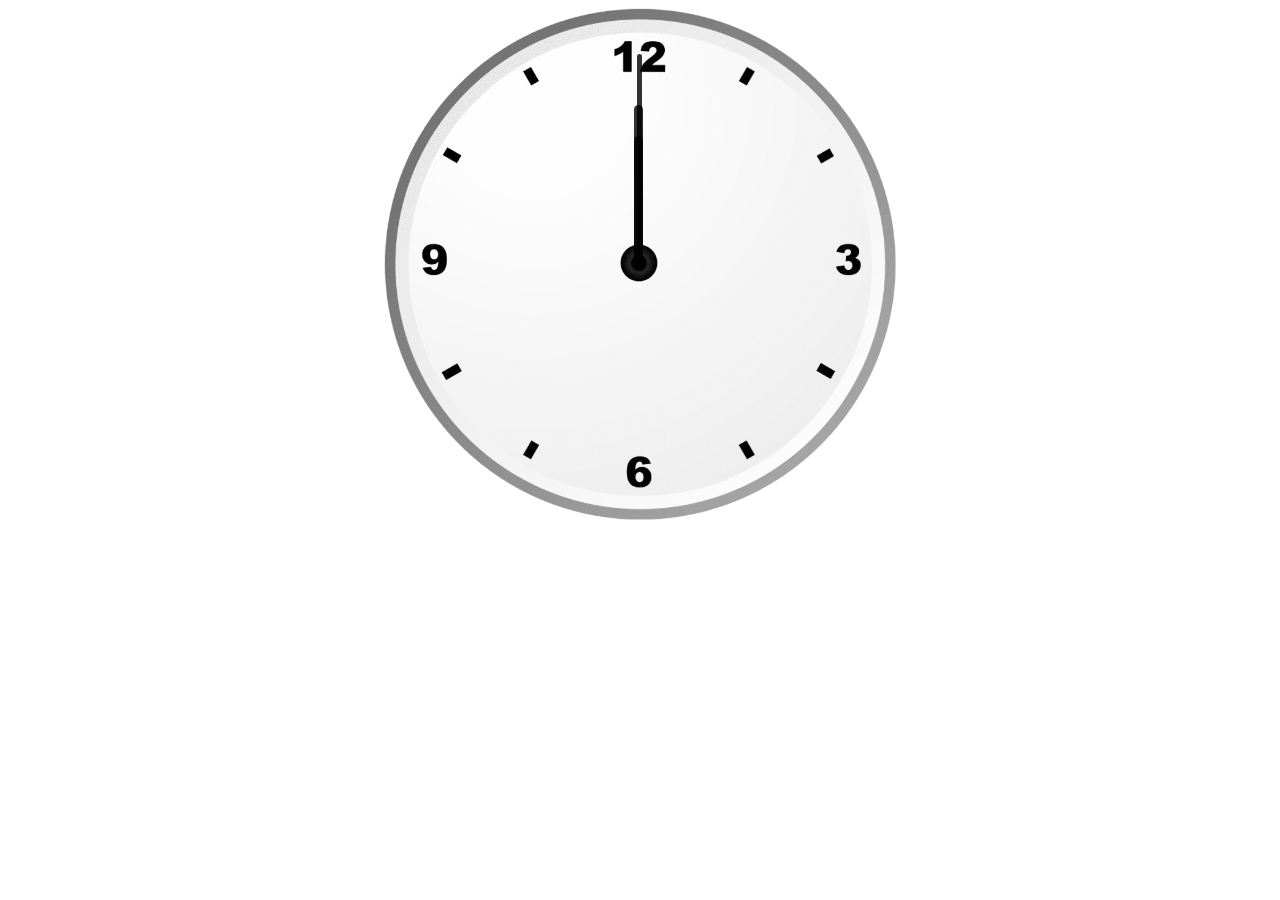
<file: Analog colck/index.html>
<!DOCTYPE html>
<html lang="en">
<head>
    <meta charset="UTF-8">
    <meta name="viewport" content="width=device-width, initial-scale=1.0">
    <title>Clock using pure js</title>
    <link rel="stylesheet" href="style.css">
</head>
<body>
    <div id="clockContainer">
        <div id="hour"></div>
        <div id="minute"></div>
        <div id="second"></div>
    </div>
    <script src="app.js"></script>
</body>
</html>
</file>
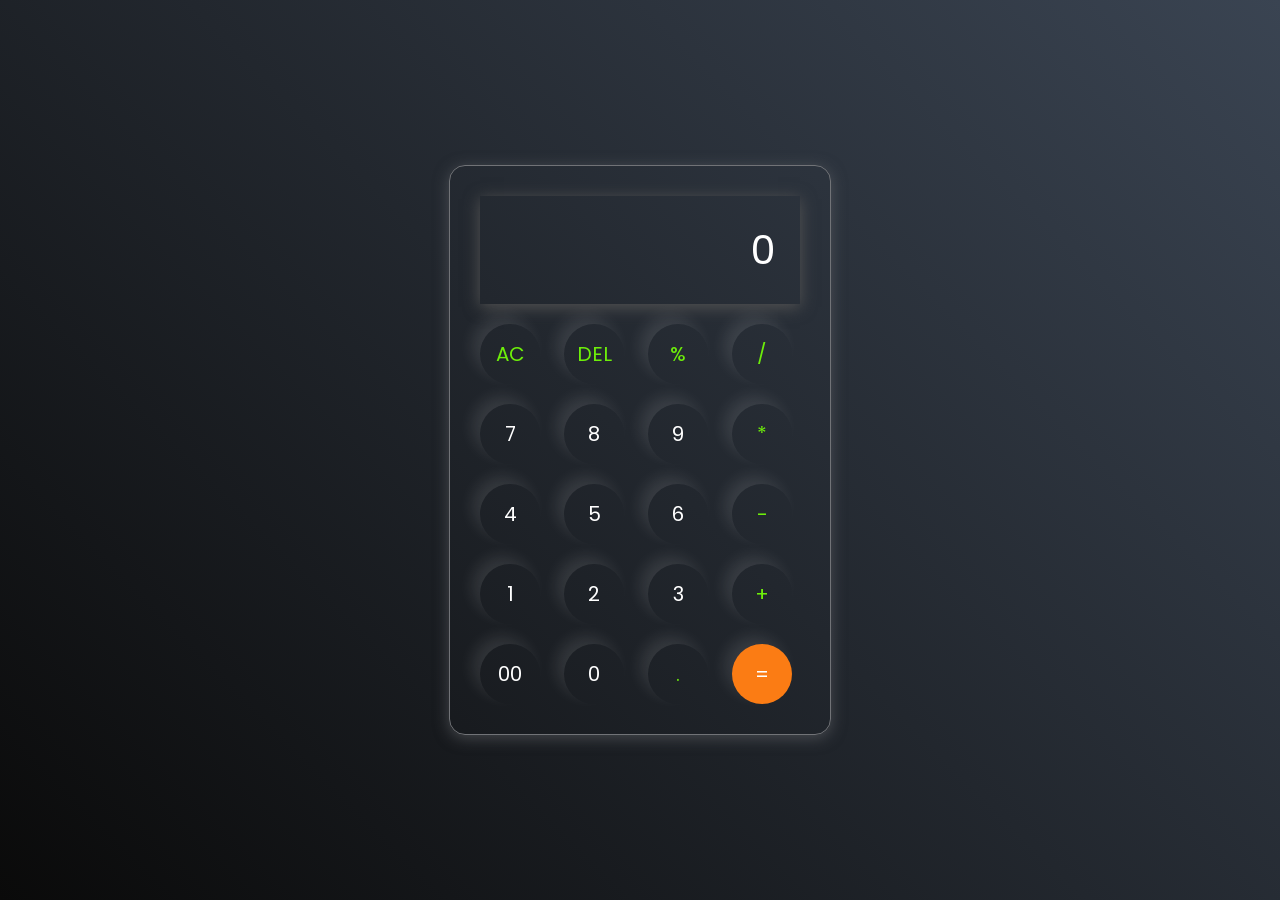
<file: claculator/index.html>
<!DOCTYPE html>
<html lang="en">
<head>
    <meta charset="UTF-8">
    <meta name="viewport" content="width=device-width, initial-scale=1.0">
    <title>calculator</title>
    <link rel="stylesheet" href="style.css">
</head>
<body>
    <div class="calculator">
        <input type="text" placeholder="0" id="inputBox">
        <div>
            <button class="operator">AC</button>
            <button class="operator">DEL</button>
            <button class="operator">%</button>
            <button class="operator">/</button>
        </div>
        <div>
            <button>7</button>
            <button>8</button>
            <button>9</button>
            <button class="operator">*</button>
        </div>
        <div>
            <button>4</button>
            <button>5</button>
            <button>6</button>
            <button class="operator">-</button>
        </div>
        <div>
            <button>1</button>
            <button>2</button>
            <button>3</button>
            <button class="operator">+</button>
        <div>
            <button>00</button>
            <button>0</button>
            <button class="operator">.</button>
            <button class="equalBtn">=</button>
        </div>
    </div>
    <script src="app.js"></script>
</body>
</html>
</file>
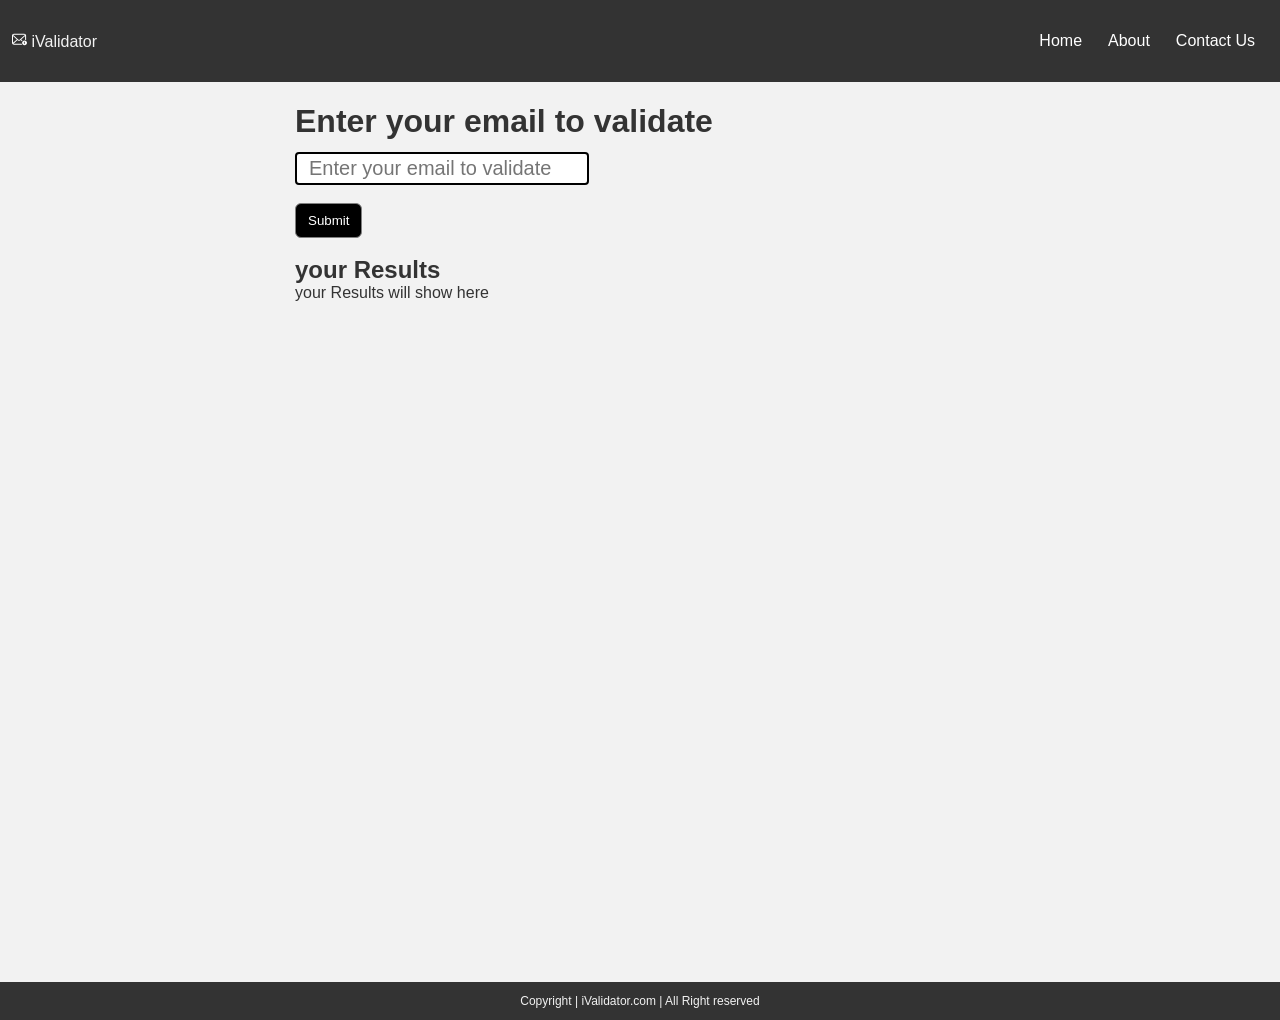
<file: Email validator/index.html>
<!DOCTYPE html>
<html lang="en">
<head>
    <meta charset="UTF-8">
    <meta name="viewport" content="width=device-width, initial-scale=1.0">
    <title>Document</title>
    <link rel="stylesheet" href="css/style.css">

</head>
<body>
    <!-- header -->
    <header>
        <nav>
            <div class="logo">
                <img src="img/email.svg" alt="email svg">
                <span>iValidator</span>
            </div>
           <ul>
            <li><a href="/">Home</a></li>
            <li><a href="/">About</a></li>
            <li><a href="/">Contact Us</a></li>
           </ul>
        </nav>
    </header>
    <!-- main -->
    <main>
       <div class="container">
        <h1>Enter your email to validate</h1>
        <form action="/submit" method="post">
    <!-- Text input for username -->
   
    <input placeholder="Enter your email to validate"  type="text" id="username" name="username" required>
    <br><br>

    

    <!-- Submit button -->
    <input id="submitBtn"  class="btn" type="submit" value="Submit">
</form>
       </div>
     <!-- Results -->
       <div class="container">
        <h2>your Results</h2>
        <div  id="resultcont">
            your Results will show here
           
        </div>
       </div>
    </main>
    <footer>
        Copyright | iValidator.com | All Right reserved
    </footer>

    <script src="js\js\index.js"></script>
</body>
</html>
</file>
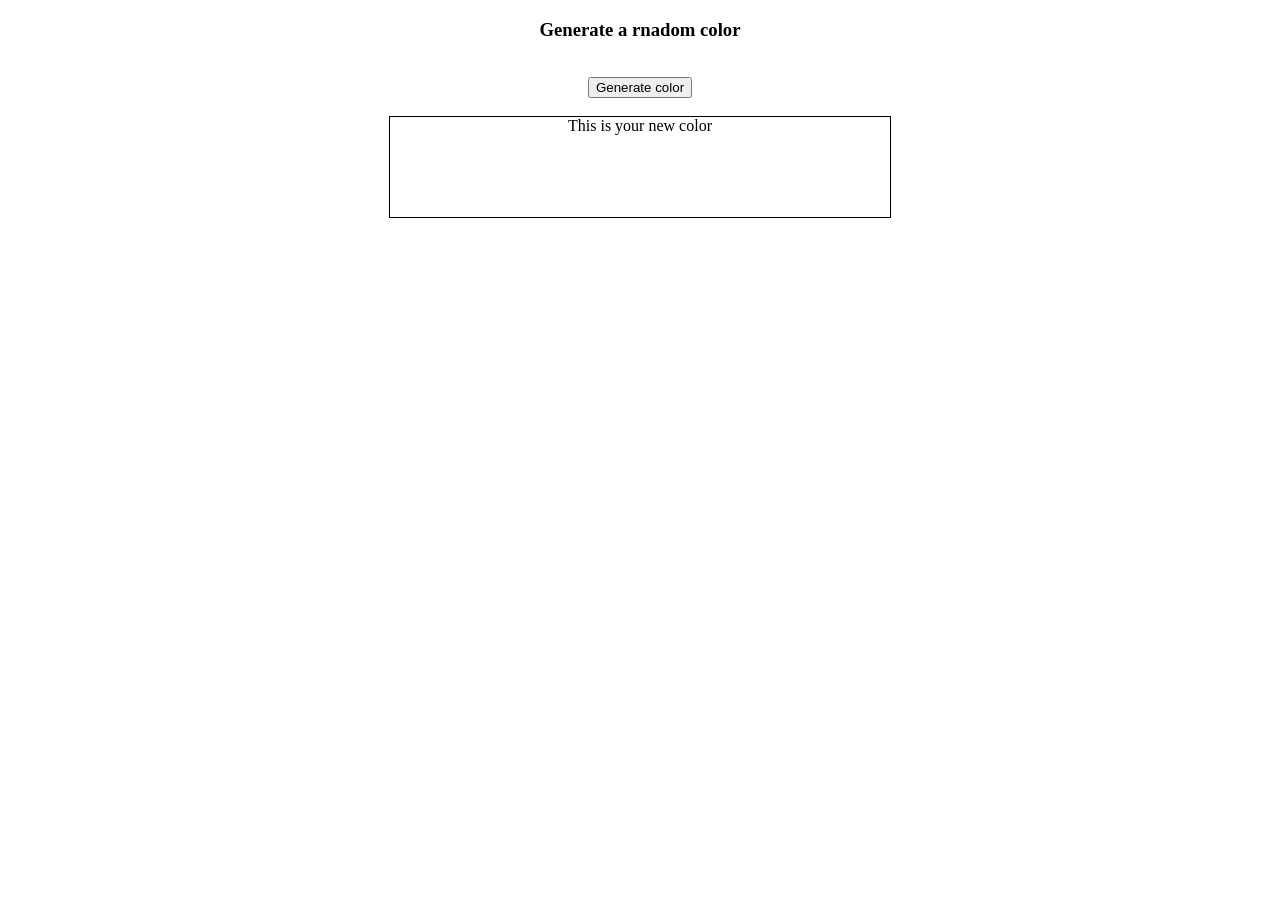
<file: random color generator/index.html>
<!DOCTYPE html>
<html lang="en">
<head>
    <meta charset="UTF-8">
    <meta name="viewport" content="width=device-width, initial-scale=1.0">
    <title>Document</title>
    <link rel="stylesheet" href="style.css">
</head>
<body>
    <h3>Generate a rnadom color</h3>
    <br>
    <button>Generate color</button>
    <br>
    <br>
    <div>This is your new color</div>
    <script src="app.js"></script>
</body>
</html>
</file>
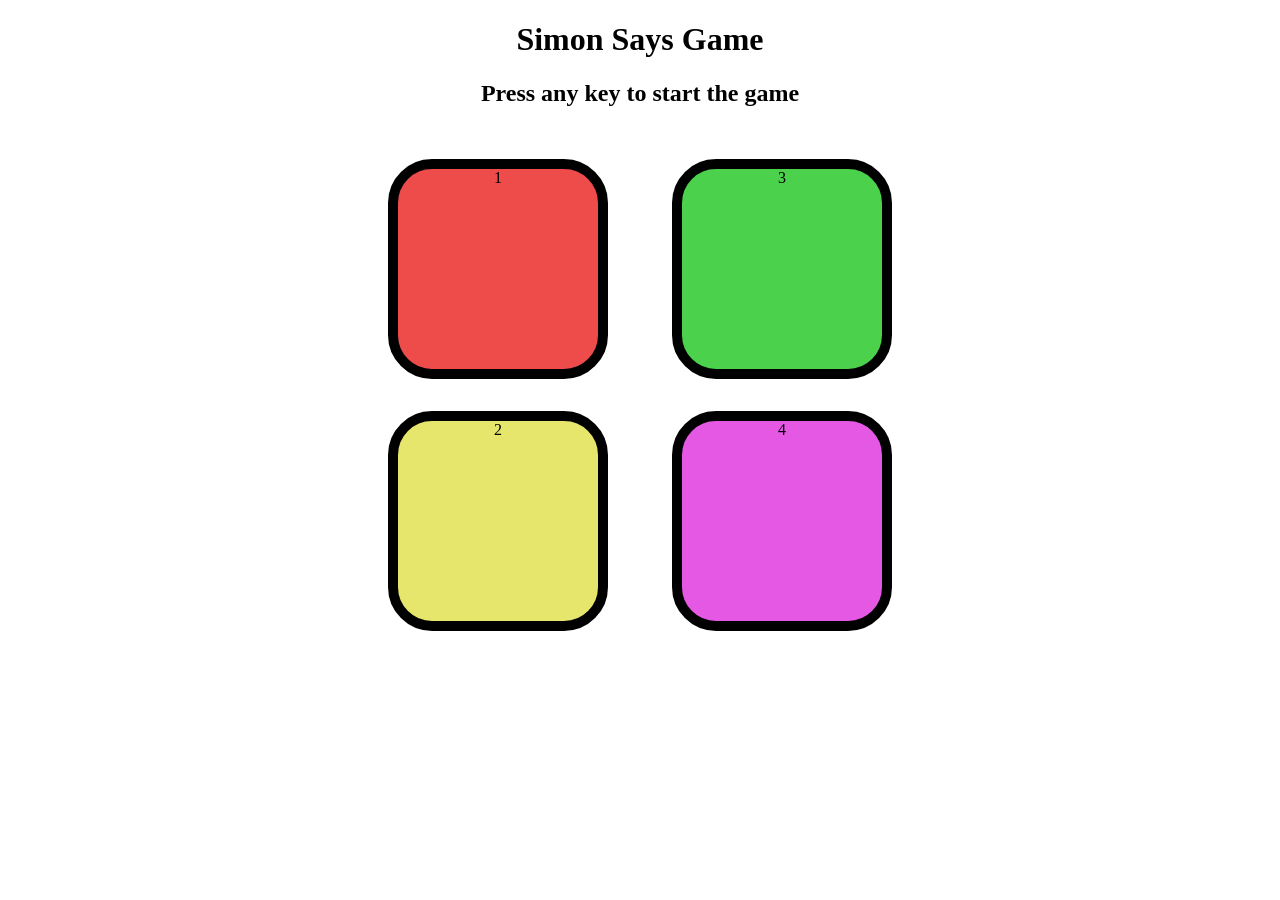
<file: Simon Says Game/index.html>
<!DOCTYPE html>
<html lang="en">
<head>
    <meta charset="UTF-8">
    <meta name="viewport" content="width=device-width, initial-scale=1.0">
    <title>Simon Says Game</title>
    <link rel="stylesheet" href="style.css">
</head>
<body>
    <h1>Simon Says Game</h1>
    <h2>Press any key  to start the game</h2>

    <div class="btn-containor">
        <div class="line-one">
            <div class="btn red" type="button" id="red">1</div>
            <div class="btn yellow" type="button" id="yellow">2</div>
        </div>
        <div class="line-one">
            <div class="btn green" type="button" id="green">3</div>
            <div class="btn purple" type="button" id="purple">4</div>
        </div>
        
       
    </div>

    <script src="app.js"></script>
</body>
</html>
</file>
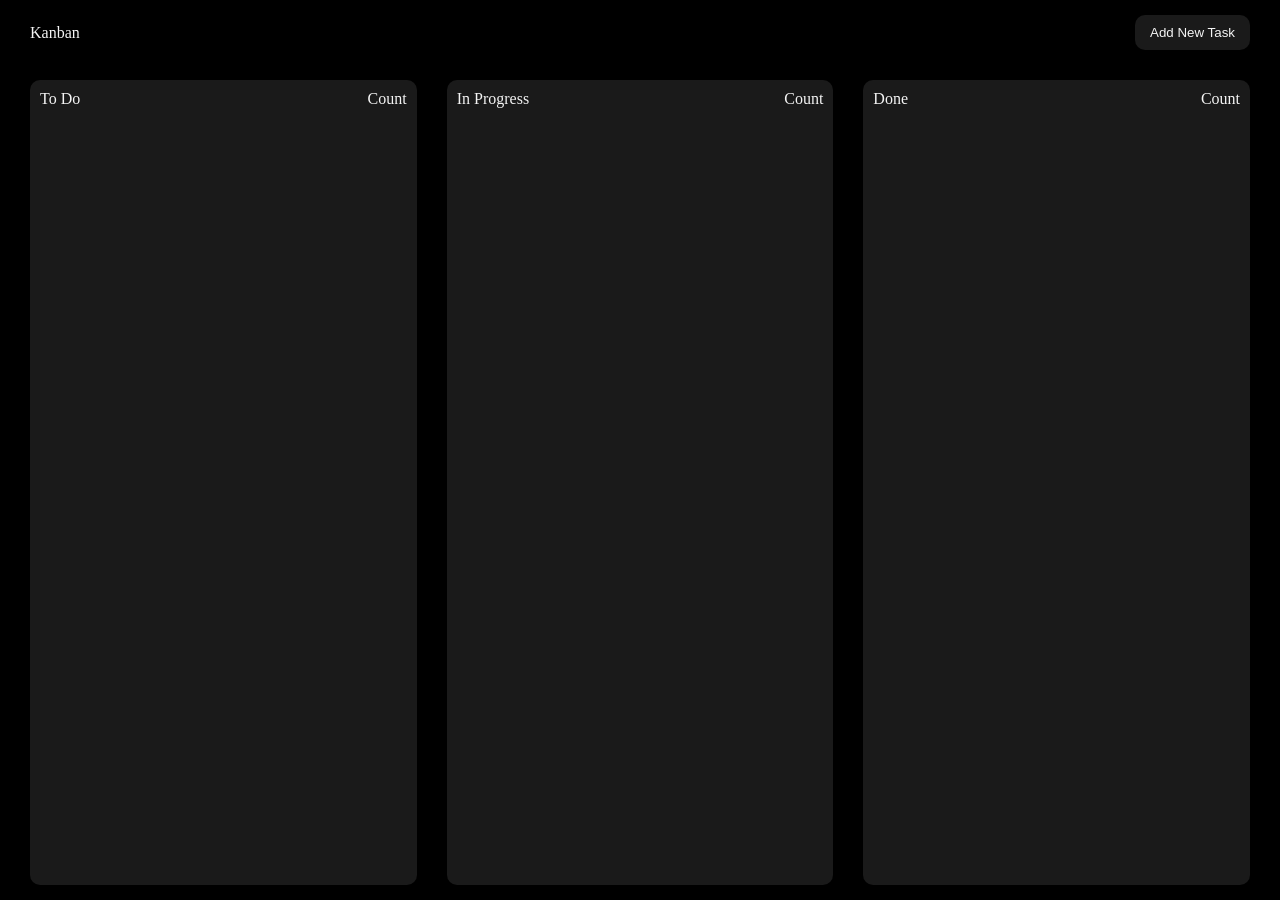
<file: To Do List/index.html>
<!DOCTYPE html>
<html lang="en">
<head>
    <meta charset="UTF-8">
    <meta name="viewport" content="width=device-width, initial-scale=1.0">
    <title>To Do List</title>
    <link rel="stylesheet" href="style.css">
</head>
<body>
    <main>
        <nav>
            <div class="left">Kanban</div>
            <div class="right"><button id="toggle-modal">Add New Task</button></div>
        </nav>
        <section class="board">
            <div id="todo" class="task-column">
                <div class="heading">
                    <div class="left">To Do</div>
                    <div class="right">Count</div>
                </div>
            </div>
            <div id="progress" class="task-column">
                <div class="heading">
                    <div class="left">In Progress</div>
                    <div class="right">Count</div>
                </div>
            </div>
            <div id="done" class="task-column">
                 <div class="heading">
                    <div class="left">Done</div>
                    <div class="right">Count</div>
                 </div>
            </div>
        </section>
    </main>

    <div class="modal add-new-task">
        <div class="bg"></div>
        <div class="center">
        <input type="text" placeholder="Task Title" id="task-title-input">
        <textarea id="task-desc-input" placeholder="Task Description"></textarea>
        <button id="add-new-task" class="add-task-btn">Add Task</button>
        </div>
    </div>
    <script src="script.js"></script>
</body>
</html>
</file>
<file: Analog colck/style.css>
#clockContainer {
    position: relative;
    margin: auto;
    /* border: 2px solid black; */
    height: 40vw;
    width: 40vw;
    background: url(clock.png) no-repeat;
    background-size: 100%;
}

#hour, #minute, #second {
    position: absolute;
    background: black;
    border-radius: 10px;
    transform-origin: bottom;
}

#hour{
    width: 1.8%;
    height: 25%;
    top: 25%;
    left: 48.85%;
    opacity: 0.8;
}
#minute{
    width: 1.6%;
    height: 30%;
    top: 19%;
    left: 48.9%;
    opacity: 0.8;
}
#second{
    width: 1%;
    height: 40%;
    top: 9%;
    left: 49.35%;
    opacity: 0.8;
}
</file>
<file: claculator/style.css>
@import url('https://fonts.googleapis.com/css2?family=Montserrat:ital,wght@0,100..900;1,100..900&family=Poppins:ital,wght@0,100;0,200;0,300;0,400;0,500;0,600;0,700;0,800;0,900;1,100;1,200;1,300;1,400;1,500;1,600;1,700;1,800;1,900&display=swap');

* {
    margin: 0;
    padding: 0;
    box-sizing: border-box;
    font-family: "Poppins", sans-serif;
}

body {
    width: 100%;
    height: 100vh;
    display: flex;
    justify-content: center;
    align-items: center;
    background: linear-gradient(45deg, #0a0a0a, #3a4452);
}

.calculator {
    border: 1px solid #717377;
    padding: 20px;
    border-radius: 16px;
    background: transparent;
    box-shadow: 0px 3px 15px rgba(113, 115, 119, 0.5);

}

input {
    width: 320px;
    border: none;
    padding: 24px;
    margin: 10px;
    background: transparent; 
    box-shadow: 0px 3px 15px rgba(84, 84, 84, 01); 
    font-size: 40px;
    text-align: right;
    cursor: pointer;
    color: #ffffff;
}

input::placeholder {
    color: #ffffff;
}

button {
    border: none;
    width: 60px;
    height: 60px;
    margin: 10px;
    border-radius: 50%;
    background: none;
    color: #ffffff;
    font-size: 20px;
    box-shadow: -8px -8px 15px rgb(255, 255, 255, 0.1);
    cursor: pointer;
}

.equalBtn {
    background-color: #fb7c14;
}

.operator {
    color: #6dee0a;
}
</file>
<file: Email validator/css/style.css>
* {
  margin: 0;
  padding: 0;
  box-sizing: border-box;
}

body {
  font-family: 'Poppins', sans-serif;
  background: #f2f2f2;
  COLOR: #333;
}

nav {
    display: flex;
    align-items: center;
    justify-content: space-between;
    background-color: #333;
    color: #f2f2f2;
    padding: 19px 12px;
}

ul {
    display: flex;
}

ul li {
   list-style: none;
   padding: 13px;
}

ul li a {
    color: white;
    text-decoration: none;
}

ul>li>a:hover {
    color: rgb(205, 201, 201);
}

main {
    min-height: 100vh;
   
}

.logo img{
       width: 15px;
       filter: invert(1);
    }

.container {
    max-width: 80vh;
    margin: auto;
    padding: 9px 15px;
}

.container h1{
    padding: 12px 0;
}

input[type='text']{
    min-width: 23vw;
    padding: 3px 12px;
    border: 2px solid black;
    border-radius: 4px;
    font-size: 20px;
}

.btn{
    background: black;
    color: white;
    padding: 9px 12px;
    border: 1px solid grey;
    border-radius: 6px;
    cursor: pointer;
}

#resultcont div::first-letter{
    text-transform: uppercase;
}

footer {
    font-size: 12px;
    background-color: #333;
    color: #f2f2f2;
    display: flex;
    padding: 12px;
    justify-content: center;
    align-items: center;
}

@media only screen and(max-width: 600px){
   
    .container{
        font-size: 12px;
    }
    nav{
        flex-direction: column;
    }
    .logo span{
        padding: 6px 0;
        font-size: 12px;
    }
    .logo{
        padding: 6px 0;
    }
    .logo img{
       width: 15px;
       filter: invert(1);
    }
 }
</file>
<file: random color generator/style.css>
body {
    text-align: center;
}
div{
    height: 100px;
    width: 500px;
    border: 1px solid black;
    margin: auto;
}
</file>
<file: Simon Says Game/style.css>
body{
    text-align: center;
}

 .btn{
    height: 200px;
    width: 200px;
    border: 10px solid black;
    border-radius: 20%;
    margin: 2rem;
 }

 .btn-containor{
    display: flex;
    justify-content: center;
 }

 .red{
    background-color: rgb(238, 75, 75);
 }

 .yellow{
    background-color: rgb(230, 230, 108);
 }

 .purple{
    background-color: rgb(228, 88, 228);
 }

 .green{
    background-color: rgb(76, 209, 76);
 }

 .flash{
    background-color: white;
 }
 .userflash{
   background-color: pink;
 }
</file>
<file: To Do List/style.css>
* {
  margin: 0;
  padding: 0;
  box-sizing: border-box;
}
html,body {
  font-family: 'Poppins', snas-serif;
  height: 100%;
  width: 100%;
}

:root{
    --bg-color:#000000;
    --bg-button-color:#1a1a1a;
    --bg-task-color:#2a2a2a;
    --primary-text-color:#f4f4f4;
    --delete-color:#ff4d4d;

    /* padding variable */

    --nav-padding: 15px 30px;
    --section-padding: 15px 30px;
    --padding-s: 5px;
    --padding-m: 10px;
    --padding-l: 15px;
    --padding-xl: 20px;
    --padding-xxl: 30px;

    /* border radius variable*/
    --border-radius-s: 5px;
    --border-radius-m: 10px;
    --border-radius-l: 15px;
    --border-radius-xl: 20px;
    --border-radius-xxl: 30px;

}
body{
    background-color: var(--bg-color);
    color: var(--primary-text-color);
}
main{
    height: 100%;
    display: flex;
    flex-direction: column;
}
nav{
   padding: var(--nav-padding);
   display: flex;
   align-items: center;
   justify-content: space-between;
   position: sticky;
   top: 0;
   background-color: var(--bg-color);
}
nav button{
    background-color: var(--bg-button-color);
    border: none;
    outline: none;
    color: var(--primary-text-color);
    padding: var(--padding-m) var(--padding-l);
    cursor: pointer;
    border-radius: var(--padding-m);
}
section{
    padding: var(--section-padding);
    display: flex;
    flex-grow: 1;
    justify-content: space-between;
    gap: var(--padding-xxl);
}
section .task-column{
    background-color: var(--bg-button-color);
    flex-grow: 1;
    width: 100%;
    padding: var(--padding-m);
    display: flex;
    flex-direction: column;
    gap: var(--padding-m);
    border-radius: var(--border-radius-m);
    transition: all 0.7s cubic-bezier(0.19, 1, 0.22, 1);
}
section .task-column.hover-over{
    border: 2px dashed var(--primary-text-color);
    scale: 1.05;
}
section .task-column .heading{
    width: 100%;
    display: flex;
    justify-content: space-between;
    align-items: center;
}
section .task-column .task {
    background-color: var(--bg-task-color);
    padding: var(--padding-m);
    border-radius: var(--border-radius-m);
    display: flex;
    flex-direction: column;
    gap: var(--padding-s);
    cursor: grab;
}
section .task-column .task button{
    align-self: self-end;
    cursor: pointer;
    padding: var(--padding-s) var(--padding-m);
    border-radius: var(--border-radius-s);
    border: none;
    outline: none;
    background-color: var(--delete-color);
    color: var(--primary-text-color);
}
.modal{
    position: fixed;
    height: 100vh;
    width: 100vw;
    top: 0;
    left: 0;
    display: none;
    justify-content: center;
    align-items: center;
}
.modal.active{
    display: flex;
}

.modal .bg{
    position: absolute;
    height: 100%;
    width: 100%;
    background-color: rgba(61, 61, 61, 0.407);
    backdrop-filter: blur(5px);
}


.modal .center{
    background-color: var(--bg-button-color);
    padding: var(--padding-xxl);
    border-radius: var(--border-radius-m);
    display: flex;
    flex-direction: column;
    gap: var(--padding-m);
    z-index: 10;
}
.modal .center input, .modal .center textarea, .modal .center select{
    background-color: var(--bg-task-color);
    border: none;
    outline: none;
    color: var(--primary-text-color);
    padding: var(--padding-m);
    border-radius: var(--border-radius-s);
}
.modal .center button{
    background-color: var(--bg-task-color);
    border: none;
    outline: none;
    color: var(--primary-text-color);
    padding: var(--padding-m) var(--padding-l);
    cursor: pointer;
    border-radius: var(--border-radius-m);
    width: fit-content;
    align-self: center;
}
</file>
